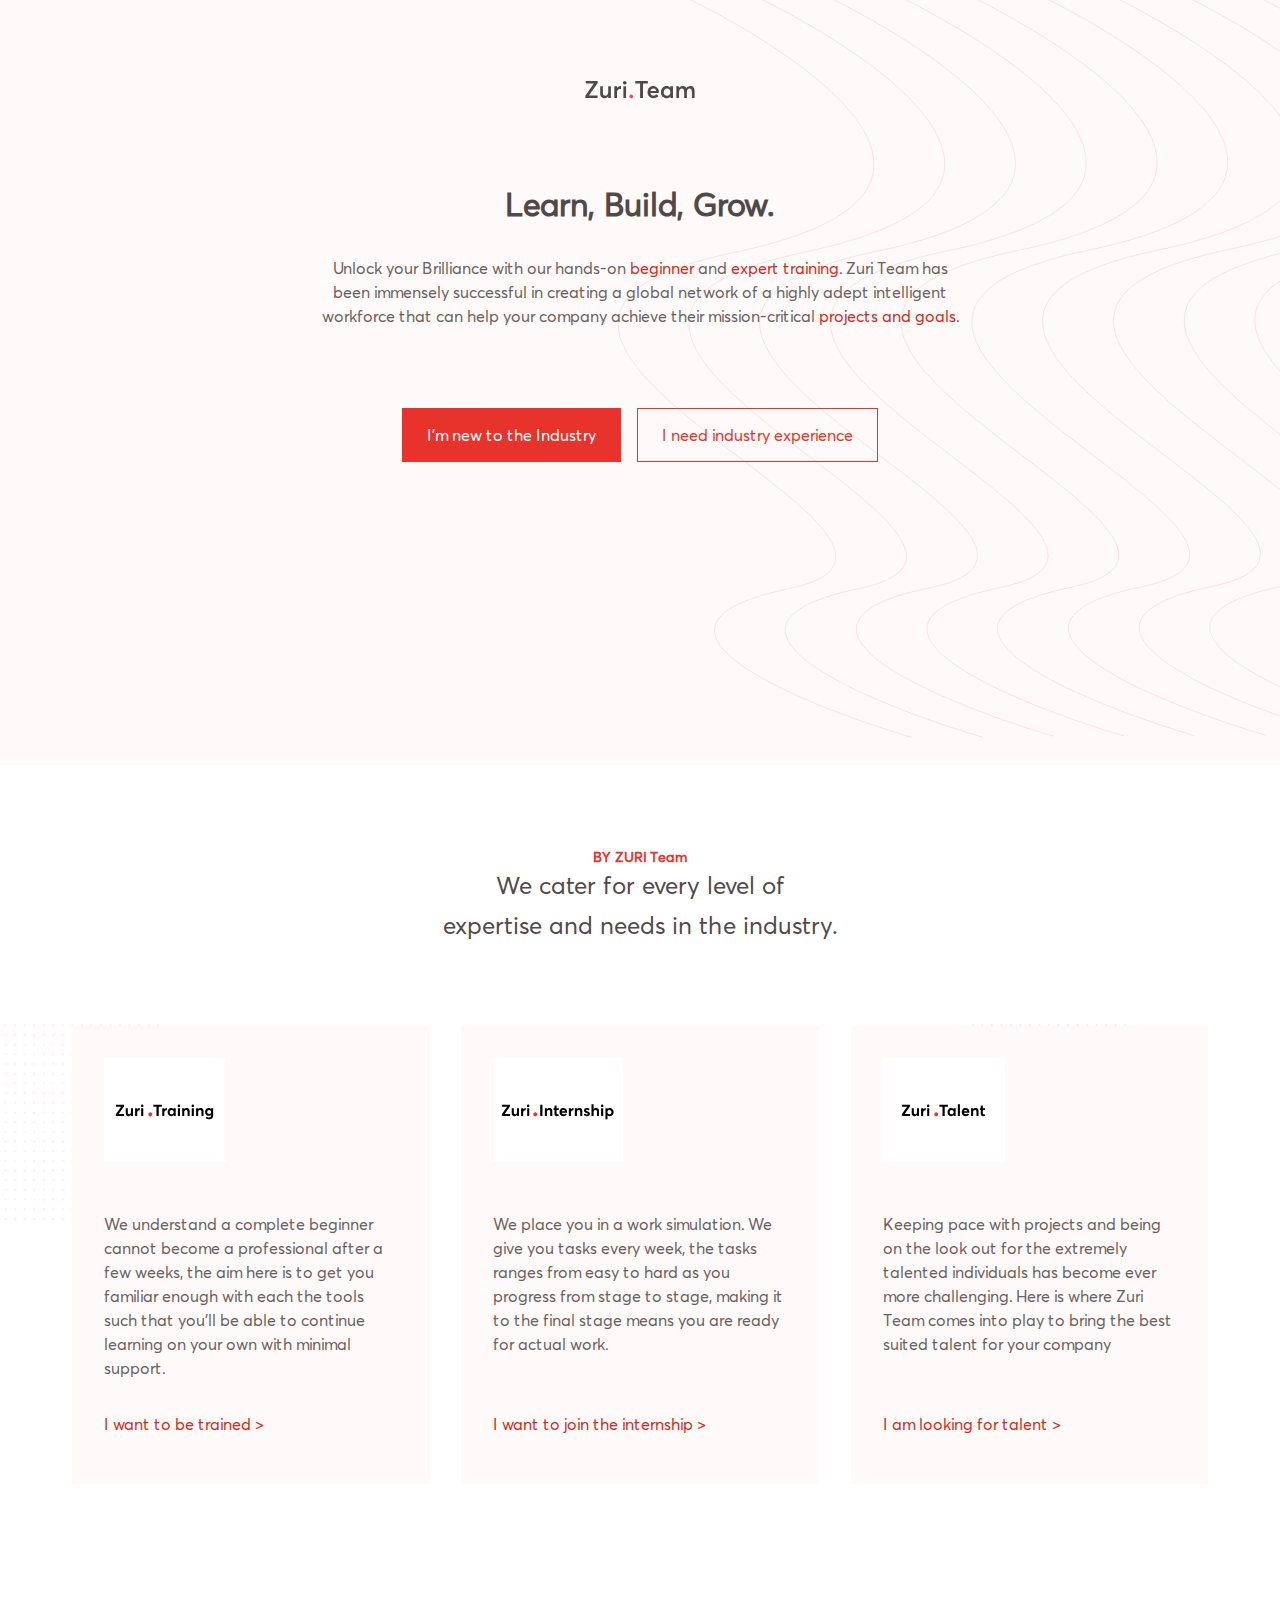
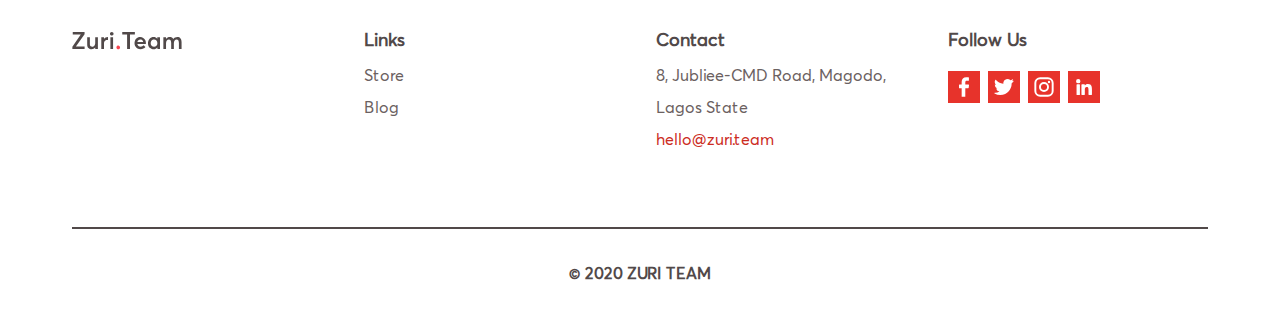
<file: index.html>
<!DOCTYPE html>
<html lang="en">
<head>
    <meta charset="UTF-8">
    <meta http-equiv="X-UA-Compatible" content="IE=edge">
    <meta name="viewport" content="width=device-width, initial-scale=1.0">
    <link rel="stylesheet" href="assets/css/main-style.css">
    <link rel="stylesheet" href="assets/css/style-module.css">
    <link href="assets/img/favicon.png" rel="icon" type="image/png">
    <title>ZURI | Learn, Build, Grow.</title>
</head>

<body>
    <section class="teaser__section">
        <div class="teaser__image">
            <img src="assets/img/zuri-logo-full.svg" alt="Zuri Team" class="brand__logo">
        </div>

        <div class="teaser">
            <h2 class="teaser__title">Learn, Build, Grow.</h2>
            <p>Unlock your Brilliance with our hands-on <a href="page2/index.html">beginner</a> and <a href="https://internship.zuri.team/">expert training</a>. Zuri Team has been immensely successful in creating a global network of a highly adept intelligent workforce that can help your company achieve their mission-critical <a href="page3/index.html">projects and goals</a>.</p>
            <div class="nav--btns">
                <a href="page2/index.html">
                    <button class="btns btn1">I'm new to the Industry</button>
                </a>
                <a href="page3/index.html">
                    <button class="btns btn2">I need industry experience</button>
                </a>
            </div>
        </div>
    </section>

    <section class="programs__section">
        <div>
            <h3 class="page__tag_heading">BY ZURI Team</h3>
        <p class="page__tag_tag">We cater for every level of <br> expertise and needs in the industry.</p>
        </div>
        <div class="programs__menu">
            <div class="programs__item">
                <div class="">
                    <img alt="" src="assets/img/zuri-training-img.svg">
                    <p class="item__caption">We understand a complete beginner cannot become a professional after a few weeks, the aim here is to get you familiar enough with each the tools such that you’ll be able to continue learning on your own with minimal support.</p>
                    <p class="programs__item_p"><a href="page2/index.html">I want to be trained &gt;</a></p>
                </div>
            </div>
            <div class="">
                <div class="programs__item">
                    <img alt="" src="assets/img/zuri-internship-img.svg">
                    <p class="item__caption">We place you in a work simulation. We give you tasks every week, the tasks ranges from easy to hard as you progress from stage to stage, making it to the final stage means you are ready for actual work.</p>
                    <p class="programs__item_p"><a href="https://internship.zuri.team/">I want to join the internship &gt;</a></p>
                </div>
            </div>
            <div>
                <div class="programs__item">
                    <img alt="" src="assets/img/zuri-talent-img.svg">
                    <p class="item__caption">Keeping pace with projects and being on the look out for the extremely talented individuals has become ever more challenging. Here is where Zuri Team comes into play to bring the best suited talent for your company</p>
                    <p class="programs__item_p"><a href="page3/index.html">I am looking for talent &gt;</a></p>
                </div>
            </div>
        </div>
    </section>

    <footer class="footer">
        <div class="footer__wrapper">
            <div class="">
                <img alt="" class="" src="assets/img/zuri-logo-full.svg">
            </div>
            <div class="footer__links">
                <h3>Links</h3>              
                <a href="https://flutterwave.com/store/zuriteam">
                    <p>Store</p>
                </a>
                <a href="https://blog.zuri.team">
                    <p>Blog</p>
                </a>
            </div>
            <div class="footer__links">
                <h3>Contact</h3>
                <address>8, Jubliee-CMD Road, Magodo, <br>Lagos State</address>
                <p><a href="mailto:hello@zuri.com">hello@zuri.team</a></p>
            </div>
            <div class="footer__links social__media">
                <h3>Follow Us</h3>

                <div class="social__media_icons">
                    <a target="_blank" href="https://web.facebook.com/thezuriteam">
                        <img alt="Zuri &commat; Facebook" src="assets/img/fb.svg">
                    </a>
                    <a target="_blank" href="https://twitter.com/theZuriTeam">
                        <img alt="Zuri &commat; Twitter" src="assets/img/tweet.svg">
                    </a>
                    <a target="_blank" href="https://www.instagram.com/thezuriteam/">
                        <img alt="Zuri &commat; Instagram" src="assets/img/insta.svg">
                    </a>
                    <a href="https://www.linkedin.com/company/zuri-team/">
                        <img alt="Zuri &commat; Linkedin" src="assets/img/linkedin.svg">
                    </a>
                </div>
            </div>
        </div>
        <div>
            <hr class="footer__line">
        </div>
        <div class="copyright">
            <small class=""> &copy; 2020 ZURI TEAM </small>
        </div>
    </footer>
</body>
</html>
</file>
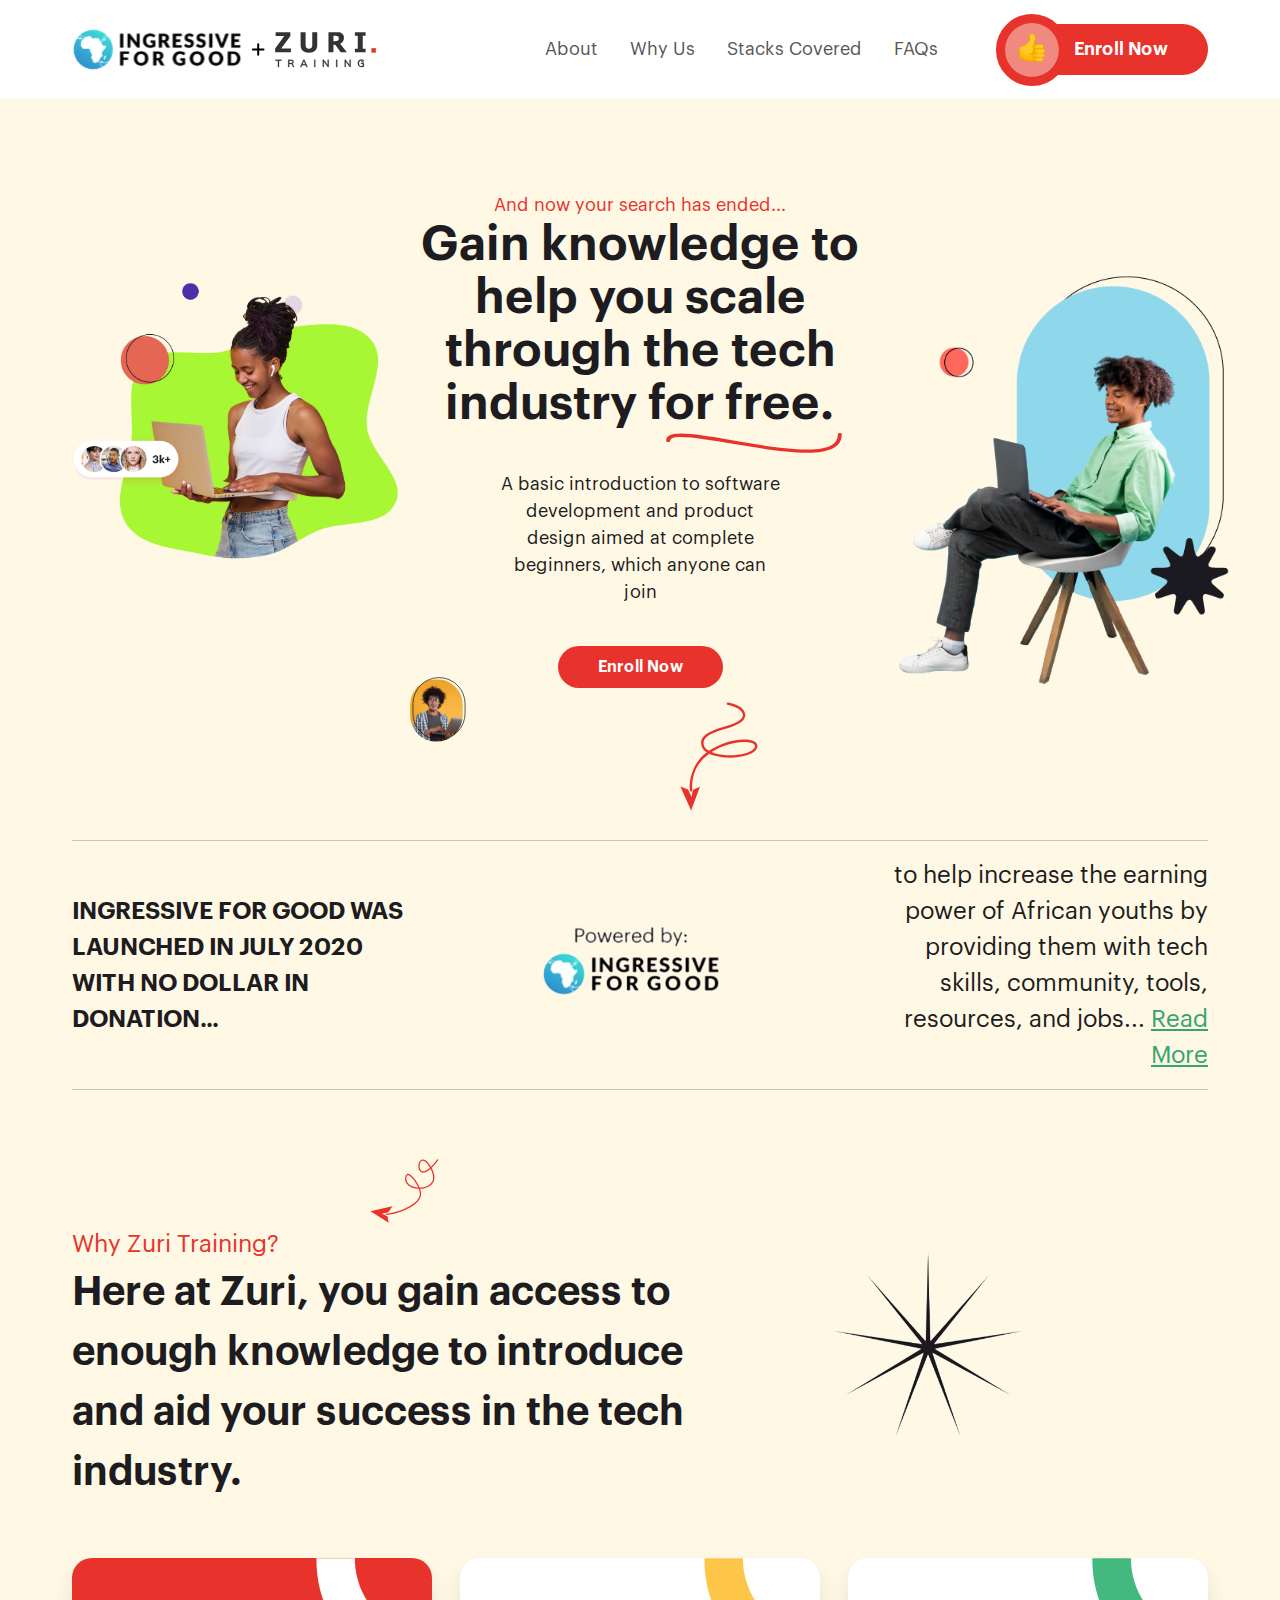
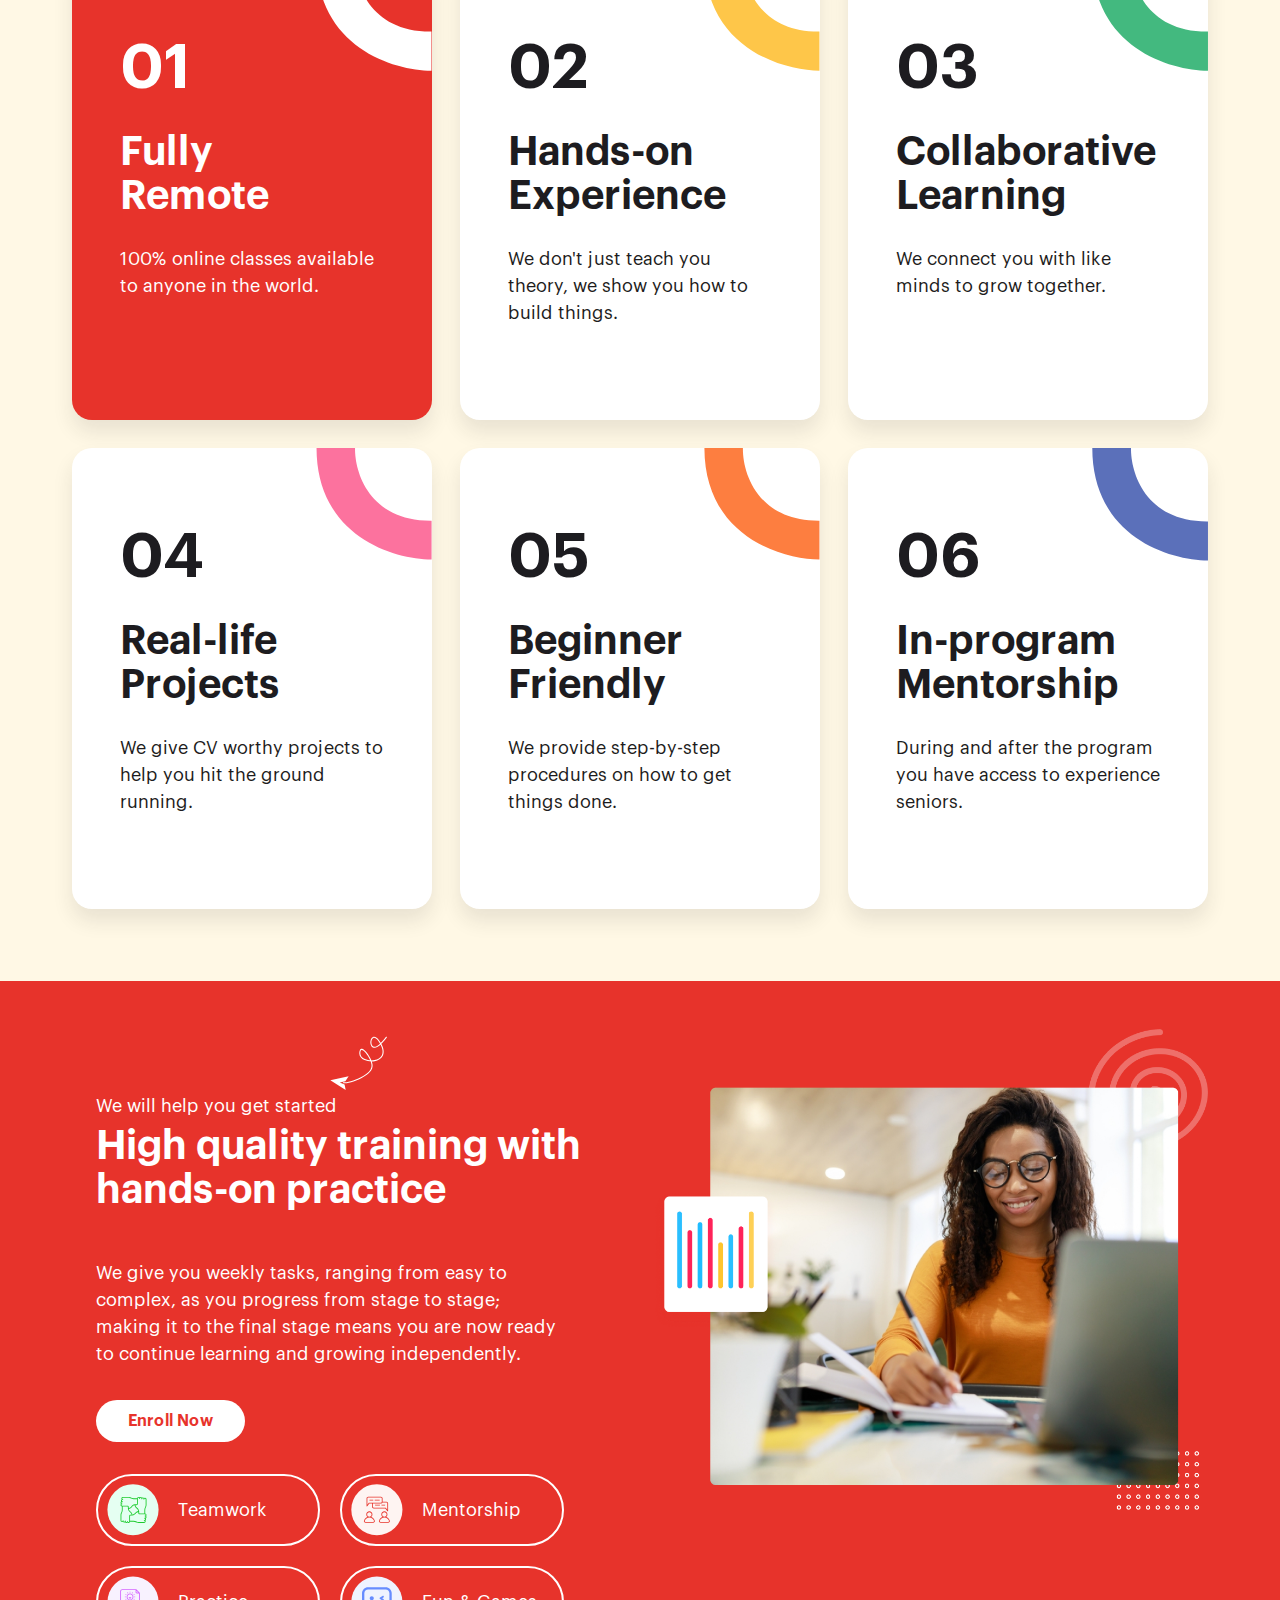
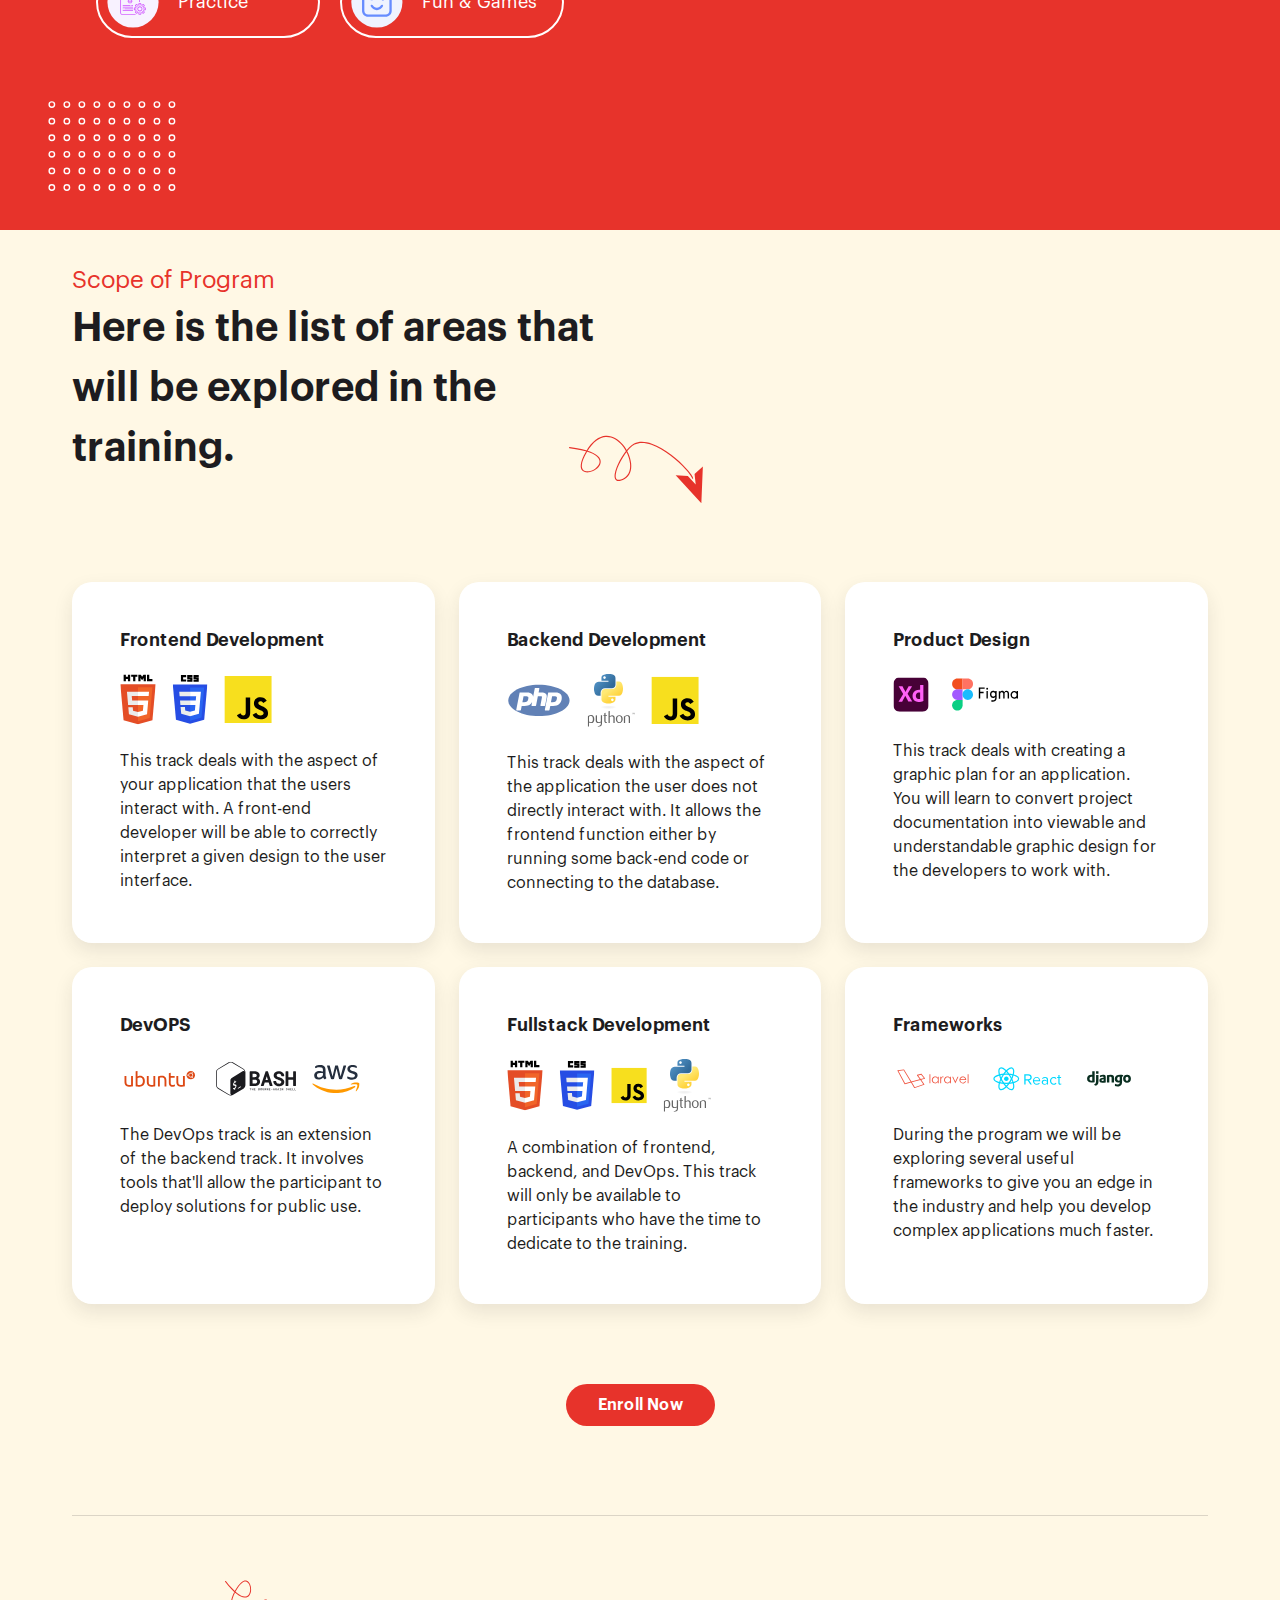
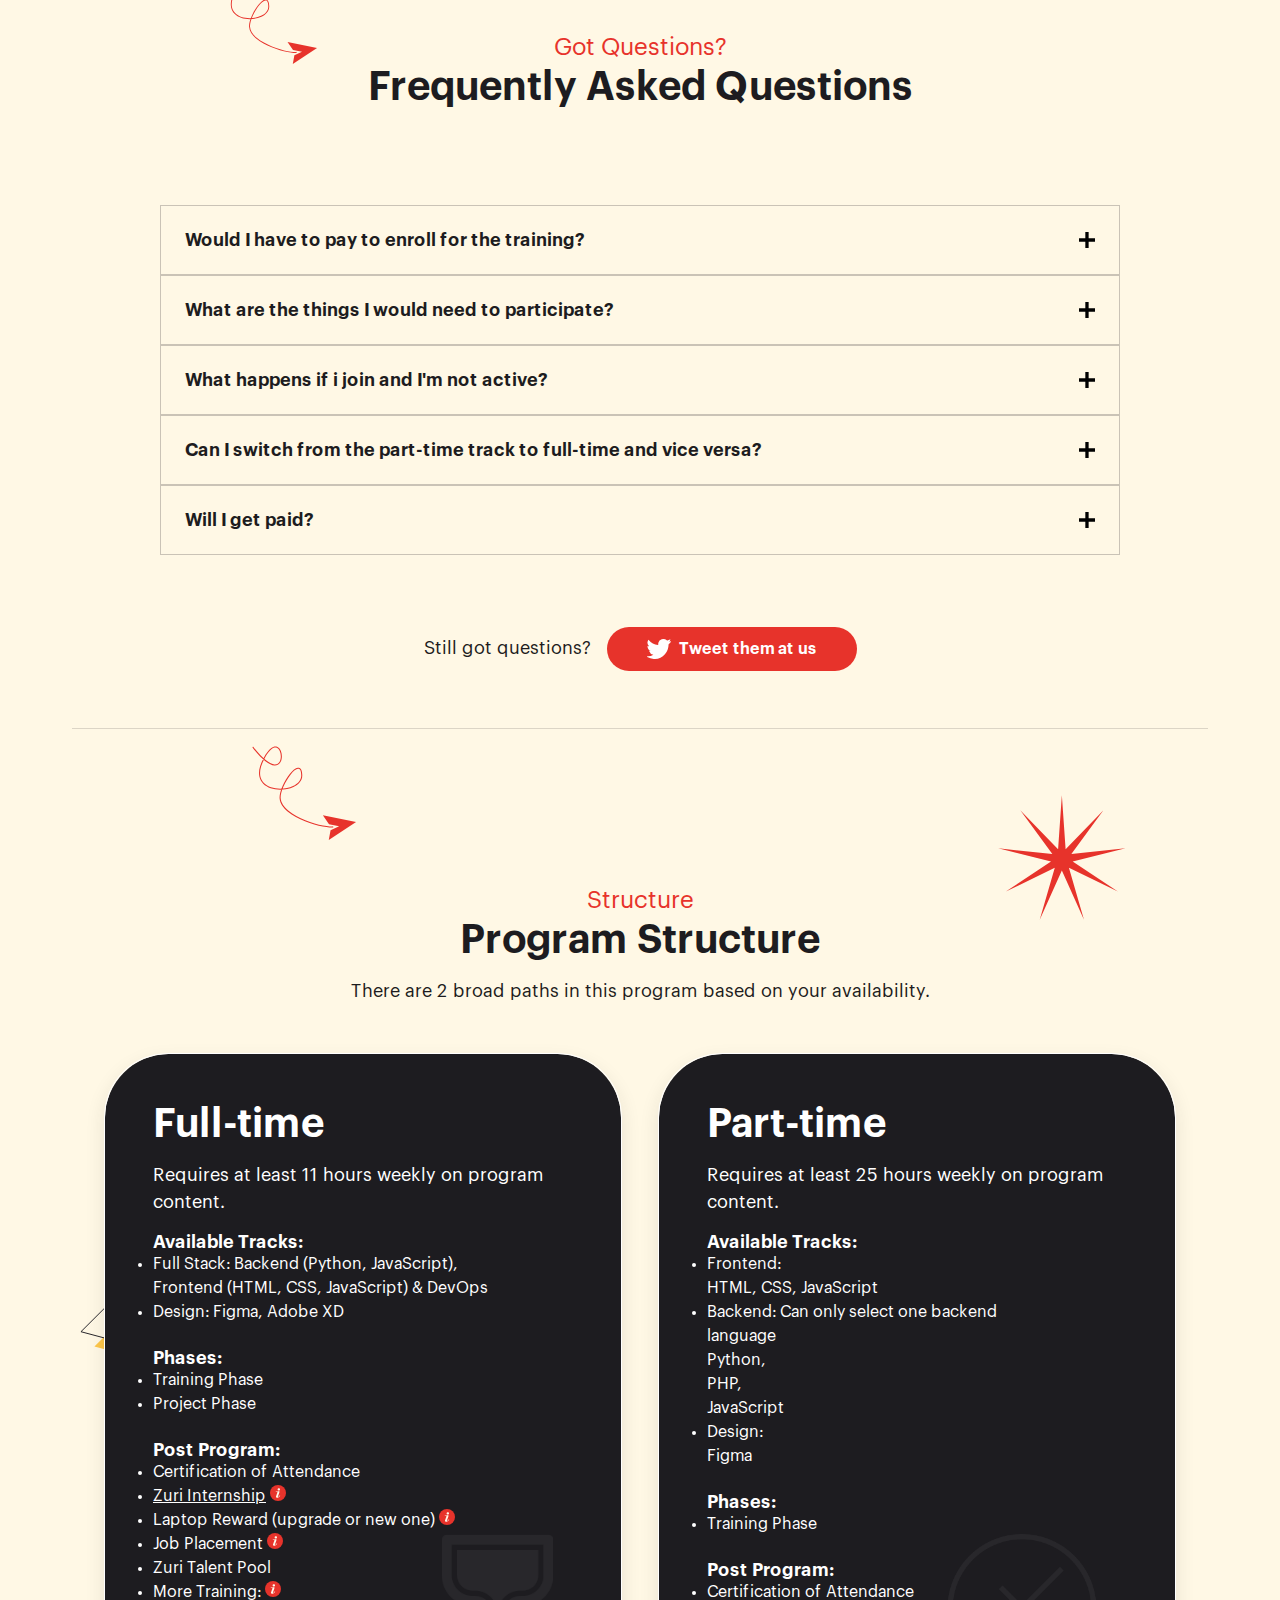
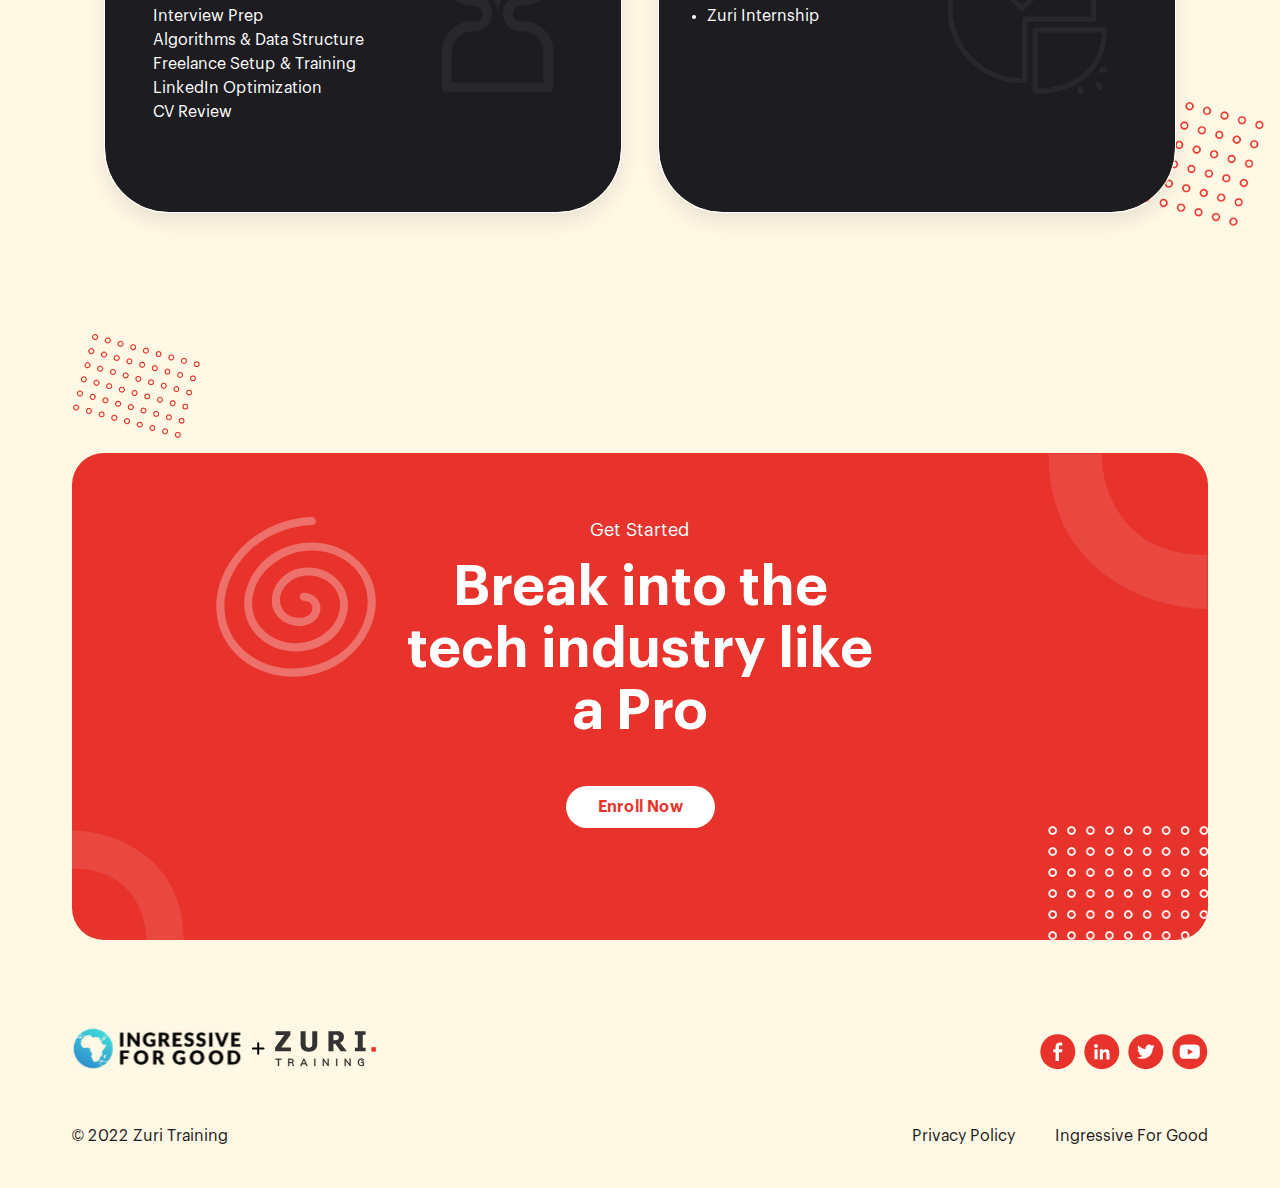
<file: page2/index.html>
<!DOCTYPE html>
<html lang="en">
<head>
  <meta charset="UTF-8">
  <meta http-equiv="X-UA-Compatible" content="IE=edge">
  <meta name="viewport" content="width=device-width, initial-scale=1.0">
  <title>Zuri</title>
  <link rel="stylesheet" href="../assets/css/page2-style.css">
  <link rel="stylesheet" href="../assets/css/style-module.css">
  <link rel="”preload”" href="../assets/fonts/page2/Graphik-Regular.woff2">
  <link rel="”preload”" href="../assets/fonts/page2/Graphik-MediumItalic.woff2">
  <link rel="”preload”" href="../assets/fonts/page2/Graphik-Semibold.woff2">
  <link rel="”preload”" href="../assets/fonts/page2/Graphik-Bold.woff2">
  <link rel="icon" href="../assets/img/favicon.png">
</head>

<body>
  <header>
    <div class="header__wrapper">
      <img src="../assets/img/page2/sponsor-logo.svg" alt="">
      <div class="main__nav">
        <nav>
          <ul class="main__nav_wrapper">
            <li><a href="#about">About</a></li>
            <li><a href="#why">Why Us</a></li>
            <li><a href="#stacks">Stacks Covered</a></li>
            <li><a href="#faq">FAQs</a></li>
          </ul>
        </nav>
        <div class="header__cta">
          <div class="header__cta_icon">
            <img src="../assets/img/page2/thumbs.png" alt="">
          </div>
          <p>Enroll Now</p>
        </div>
      </div>
    </div>
  </header>

  <section class="page__teaser">
    <p>And now your search has ended...</p>
    <h1>Gain knowledge to help you scale through the tech industry for free.</h1>
    <div class="teaser__line">
      <img src="../assets/img/page2/line.svg" alt="">
    </div>
    <div class="teaser__lady">
      <img src="../assets/img/page2/tech-lady.png" alt="">
    </div>
    <div class="last-of-type">
      <p>A basic introduction to software development and product design aimed at complete beginners, which anyone can join</p>
    </div>
    <div class="teaser__guy">
      <img src="../assets/img/page2/tech-guy.png" alt="">
    </div>
    <div class="guy__icon">
      <img src="../assets/img/page2/maleface.svg" alt="">
    </div>
    <button class="cta__btn">Enroll Now</button>
    <div class="teaser__twist">
      <img src="../assets/img/page2/line-twist1.svg" alt="">
    </div>
  </section>

  <section class="section2">
    <div class="section2__wrapper">
      <p>INGRESSIVE FOR GOOD WAS LAUNCHED IN JULY 2020 WITH NO DOLLAR IN DONATION...</p>
      <div class="sponsor__logo">
        <img src="../assets/img/page2/i4good.png" alt="Ingressive for Good">
      </div>
      <p>to help increase the earning power of African youths by providing them with tech skills, community, tools, resources, and jobs... <span class="read__link"><a>Read More</a></span></p>
    </div>
  </section>

  <section class="section3">
    <div class="section3__twist">
      <img src="../assets/img/page2/line-twist2.svg" alt="">
    </div>
    <div>
      <p class="intro__tease">Why Zuri Training?</p>
      <h1 class="intro__heading">Here at Zuri, you gain access to enough knowledge to introduce and aid your success in the tech industry.</h1>
    </div>
    <div class="feature__cards">
      <div class="feature__item card1">
        <div>
          <img src="../assets/img/page2/arc1.svg" alt="">
        </div>
        <h1>01</h1>
        <h3>Fully <br>Remote</h3>
        <p>100% online classes available to anyone in the world.</p>
      </div>
      <div class="feature__item card2">
        <div>
          <img src="../assets/img/page2/arc2.svg" alt="">
        </div>
        <h1>02</h1>
        <h3>Hands-on <br>Experience</h3>
        <p>We don't just teach you theory, we show you how to build things.</p>
      </div>
      <div class="feature__item card3">
        <div>
          <img src="../assets/img/page2/arc3.svg" alt="">
        </div>
        <h1>03</h1>
        <h3>Collaborative <br>Learning</h3>
        <p>We connect you with like minds to grow together.</p>
      </div>
      <div class="feature__item card4">
        <div>
          <img src="../assets/img/page2/arc4.svg" alt="">
        </div>
        <h1>04</h1>
        <h3>Real-life <br>Projects</h3>
        <p>We give CV worthy projects to help you hit the ground running.</p>
      </div>
      <div class="feature__item card5">
        <div>
          <img src="../assets/img/page2/arc5.svg" alt="">
        </div>
        <h1>05</h1>
        <h3>Beginner <br>Friendly</h3>
        <p>We provide step-by-step procedures on how to get things done.</p>
      </div>
      <div class="feature__item card6">
        <div>
          <img src="../assets/img/page2/arc6.svg" alt="">
        </div>
        <h1>06</h1>
        <h3>In-program <br>Mentorship</h3>
        <p>During and after the program you have access to experience seniors.</p>
      </div>
    </div>
  </section>

  <section class="section4">
    <div class="section4__col1">
      <div class="section4__twist">
        <img src="../assets/img/page2/line-twist3.svg" alt="">
      </div>
      <p>We will help you get started</p>
      <h1>High quality training with hands-on practice</h1>
      <p>We give you weekly tasks, ranging from easy to complex, as you progress from stage to stage; making it to the final stage means you are now ready to continue learning and growing independently.</p>
      <button class="section4__cta">Enroll Now</button>
      <div class="section4__btns">
        <div class="alt__btns">
          <img src="../assets/img/page2/hand.svg" alt="">Teamwork</div>
        <div class="alt__btns">
          <img src="../assets/img/page2/mentor.svg" alt="">Mentorship</div>
        <div class="alt__btns">
          <img src="../assets/img/page2/practice.svg" alt="">Practice</div>
        <div class="alt__btns">
          <img src="../assets/img/page2/games.svg" alt="">Fun &amp; Games</div>
      </div>
  
    </div>
    <div class="section4__lady">
      <img src="../assets/img/page2/tech-lady2.png" alt="">
    </div>
  </section>

  <section class="program__area">
    <p class="program__title">Scope of Program</p>
    <h1 class="program__heading">Here is the list of areas that will be explored in the training.</h1>
    <div class="program__twist">
      <img src="../assets/img/page2/line-twist4.svg" alt="">
    </div>
    <div class="program__wrapper">
      <div class="program__card">
        <h3>Frontend Development</h3>
        <div class="track__icons">
          <img src="../assets/img/page2/html5.svg" alt="HTML">
          <img src="../assets/img/page2/css3.svg" alt="CSS">
          <img src="../assets/img/page2/javascript.svg" alt="JavaScript">
        </div>
        <p>This track deals with the aspect of your application that the users interact with. A front-end developer will be able to correctly interpret a given design to the user interface.</p>
      </div>
      <div class="program__card area2">
        <h3>Backend Development</h3>
        <div class="track__icons">
          <img src="../assets/img/page2/php2.svg" alt="PHP">
          <img src="../assets/img/page2/python4.svg" alt="Python">
          <img src="../assets/img/page2/javascript.svg" alt="JavaScript">
        </div>
        <p>This track deals with the aspect of the application the user does not directly interact with. It allows the frontend function either by running some back-end code or connecting to the database.</p>
      </div>
      <div class="program__card area3">
        <h3>Product Design</h3>
        <div class="track__icons">
          <img src="../assets/img/page2/adobe-xd.svg" alt="Adobe XD">
          <img src="../assets/img/page2/figma.svg" alt="Figma">
        </div>
        <p>This track deals with creating a graphic plan for an application. You will learn to convert project documentation into viewable and understandable graphic design for the developers to work with.</p>
      </div>
      <div class="program__card area4">
        <h3>DevOPS</h3>
        <div class="track__icons">
          <img src="../assets/img/page2/ubuntu.svg" alt="">
          <img src="../assets/img/page2/bash.svg" alt="">
          <img src="../assets/img/page2/aws.svg" alt="">
        </div>
        <p>The DevOps track is an extension of the backend track. It involves tools that&apos;ll allow the participant to deploy solutions for public use.</p>
      </div>
      <div class="program__card area5">
        <h3>Fullstack Development</h3>
        <div class="track__icons">
          <img src="../assets/img/page2/html5.svg" alt="">
          <img src="../assets/img/page2/css3.svg" alt="">
          <img src="../assets/img/page2/javascript.svg" alt="">
          <img src="../assets/img/page2/python4.svg" alt="Python">
        </div>
        <p>A combination of frontend, backend, and DevOps. This track will only be available to participants who have the time to dedicate to the training.</p>
      </div>
      <div class="program__card area6">
        <h3>Frameworks</h3>
        <div class="track__icons">
          <img src="../assets/img/page2/laravel.svg" alt="">
          <img src="../assets/img/page2/react.svg" alt="">
          <img src="../assets/img/page2/django.svg" alt="">
        </div>
        <p>During the program we will be exploring several useful frameworks to give you an edge in the industry and help you develop complex applications much faster.</p>
      </div>
    </div>
    <div class="program__cta">
      <button class="program__btn">Enroll Now</button>
    </div>
  </section>

  <div class="section__slice">
    <hr />
  </div>

  <section>
    <div class="faq__section">
      <div class="faq__twist">
        <img src="../assets/img/page2/line-twist5.svg" alt="">
      </div>
      <p class="faq__teaser">Got Questions?</p>
      <h1 class="faq__title">Frequently Asked Questions</h1>
      <div  class="faq__wrapper">
        <div class="faq__item">
          <div class="faq__question">
            <h3>Would I have to pay to enroll for the training&quest;</h3>
            <img src="../assets/img/page2/plus.svg" alt="">
          </div>
          <div class="faq__answer">
            <p>No, the program is completely free thanks to Ingressive For Good</p>
          </div>
        </div>
        <div class="faq__item">
          <div class="faq__question">
            <h3>What are the things I would need to participate&quest;</h3>
            <img src="../assets/img/page2/plus.svg" alt="">
          </div>
          <div class="faq__answer">
            <p>You'll need a laptop, internet connection and the willingness to learn through collaboration and mentorship.</p>
          </div>
        </div>
        <div class="faq__item">
          <div class="faq__question">
            <h3>What happens if i join and I&apos;m not active&quest;</h3>
            <img src="../assets/img/page2/plus.svg" alt="">
          </div>
          <div class="faq__answer">
            <p>Participants who join the program and stop engaging will be given the chance to catch up. You'll also be assigned a 'study-mate' and mentor to help you. However, there is the possibility of not being promoted to the next stage if you remain inactive for too long</p>
          </div>
        </div>
        <div class="faq__item">
          <div class="faq__question">
            <h3>Can I switch from the part-time track to full-time and vice versa&quest;</h3>
            <img src="../assets/img/page2/plus.svg" alt="">
          </div>
          <div class="faq__answer">
            <p>Unfortunately, no, you cannot switch from part-time to full-time and vice-versa</p>
          </div>  
        </div>
        <div class="faq__item">
          <div class="faq__question">
            <h3>Will I get paid&quest;</h3>
            <img src="../assets/img/page2/plus.svg" alt="">
          </div>
          <div class="faq__answer">
            <p>We reward some participants who complete tasks early, however, this is not a weekly reward. All the work that will be done during the program are hypothetical.</p>
          </div>
        </div>
      </div>      
      <div class="faq__enquiry">
        <p>Still got questions?</p>
        <button><img src="../assets/img/page2/tweet-icon.svg" alt="Share on Twitter"> Tweet them at us</button>
      </div>
    </div>
  </section>

  <div class="section__slice">
    <hr />
  </div>

  <section class="section6">
    <div class="section6__star">
      <img src="../assets/img/page2/star1.svg" alt="">
    </div>
    <div class="section6__twist">
      <img src="../assets/img/page2/line-twist5.svg" alt="">
    </div>
    <p class="section6__title">Structure</p>
    <h1>Program Structure</h1>
    <p>There are 2 broad paths in this program based on your availability.</p>
    <div class="course__column">
      <div class="course__col1 structure__tab">
        <h1>Full-time</h1>
        <p>Requires at least 11 hours weekly on program content.</p>
        <h4>Available Tracks:</h4>
        <ul>
          <li>Full Stack: Backend (Python, JavaScript), Frontend (HTML, CSS, JavaScript) & DevOps</li>
          <li>Design: Figma, Adobe XD</li>
        </ul>
        <h4>Phases:</h4>
        <ul>
          <li>Training Phase</li>
          <li>Project Phase</li>
        </ul>
        <h4>Post Program:</h4>
        <ul>
          <li>Certification of Attendance</li>
          <li><a href="https://internship.zuri.team/">Zuri Internship</a>
            <img src="../assets/img/page2/more-info.svg" alt="">
          </li>
          <li>Laptop Reward (upgrade or new one)
            <img src="../assets/img/page2/more-info.svg" alt="">
          </li>
          <li>Job Placement
            <img src="../assets/img/page2/more-info.svg" alt="">
          </li>
          <li>Zuri Talent Pool</li>
          <li>More Training: 
            <img src="../assets/img/page2/more-info.svg" alt="">
            <br>Interview Prep <br>Algorithms & Data Structure <br>Freelance Setup & Training <br>LinkedIn Optimization <br>CV Review</li>
      </div>

      <div class="course__col2 structure__tab">
        <h1>Part-time</h1>
        <p>Requires at least 25 hours weekly on program content.</p>
        <h4>Available Tracks:</h4>
        <ul>
          <li>Frontend: <br>HTML, CSS, JavaScript</li>
          <li>Backend: Can only select one backend language <br>Python, <br>PHP, <br>JavaScript</li>
          <li>Design: <br>Figma</li>
        </ul>
        <h4>Phases:</h4>
        <ul>
          <li>Training Phase</li>
        </ul>
        <h4>Post Program:</h4>
        <ul>
          <li>Certification of Attendance</li>
          <li>Zuri Internship</li>
        </ul>
      </div>
    </div>
  </section>
  
  <section class="section7">
    <div class="section7__wrapper">
      <p>Get Started</p>
    <h1 class="section7__heading">Break into the tech industry like a Pro</h1>
    <button class="section7__btn">Enroll Now</button>
    </div>
    
  </section>

  <footer class="page__footer">
    <div class="footer__logo">
      <img src="../assets/img/page2/sponsor-logo.svg" alt="Ingressive For Good &plus; Zuri">
    </div>
    <div class="social__link">
      <img src="../assets/img/page2/fb2.svg" alt="Facebook">
       <img src="../assets/img/page2/linkedin2.svg" alt="LinkedIn">
       <img src="../assets/img/page2/tweet2.svg" alt="Twitter">
       <img src="../assets/img/page2/youtube2.svg" alt="YouTube">
    </div>
    <small>&copy; 2022 Zuri Training</small>
    <div class="footer__copy">
      <a href="">Privacy Policy</a><!-- 
       --><a href="">Ingressive For Good</a>
    </div>
  </footer>

  <script src="../assets/js/page2/index.js"></script>
</body>
</html>
</file>
<file: assets/css/main-style.css>
* {
    font-family: Averta, sans-serif !important;
}

body {
    color: rgb(81, 73, 73);
}

a {
    color: rgb(204, 44, 35);
    text-decoration: none;
}

a:hover{
    color: rgb(216, 83, 75);
}

p,
address {
    color: rgb(107, 97, 97);
}

/*================
  Header
================*/

.teaser__section::after {
    content: "";
    width: 100%;
    height: 48rem;
    display: inline-block;
    position: absolute;
    top: 0;
    left: 0;
    z-index: -5;
    text-align: center;
    background-image: url(../img/hero-bg.svg);
    background-size: cover;
    background-position: center;
    background-repeat: no-repeat;
}

.teaser__section {
    margin: auto;
    width: auto;
    height: 48rem;
    position: relative;
    text-align: center;
    /* background-image: url(../img/hero-bg.svg); */
    background-size: cover;
    background-position: center;
    background-repeat: no-repeat;
}

.teaser__image {
    margin: 0 auto 5rem;
    padding-top: 5rem;
}

.teaser__title {
    margin-bottom: 2rem;
    font-size: clamp(1.5rem, 2rem, 3rem);
}

.teaser {
    margin: 0 auto;
    padding: 0 2rem;
    max-width: 44.375rem;
}

.nav--btns {
    padding-top: 5rem;
    display: flex;
    flex-wrap: wrap;
    gap: clamp(1rem, 0.75rem, 1.75rem);
    justify-content: center;
}

.btns {
    padding: 1rem clamp(1rem, 1.5rem, 1.75rem);
    font-size: 1rem;
    border: 1px solid rgb(231, 51, 43);
    cursor: pointer;
    position: relative;
    transition: all 0.7s ease-in-out;
}

.btn1::after {
    content: '';
    width: 100%;
    height: 100%;
    position: absolute;
    top: 0;
    left: 0;
    z-index: -1;
    background-color: rgb(231, 51, 43);
}

.btn1:hover::after, .btn1:focus::after {
    animation: x-move 1s forwards;
}

@keyframes x-move {
    100% {
      width: 0%;
    }
}

.btn1 {
    background: none;
    color: rgb(255, 255, 255);
}

.btn1:hover {
    color: rgb(231, 51, 43);
    /* background-color: rgb(255, 255, 255);*/
}

.btn2::after {
    content: '';
    width: 0%;
    height: 100%;
    position: absolute;
    top: 0;
    left: 0;
    z-index: -2;
    background: rgb(231, 51, 43);
}

.btn2:hover::after,
.btn2:focus::after {
    animation: xy-move 1s forwards;
}

@keyframes xy-move {
    100% {
      width: 100%;
    }
}

.btn2 {
    background: none;
    color: rgb(231, 51, 43);
}

.btn2:hover {
    color: rgb(255, 255, 255);
    /* background-color: rgb(231, 51, 43);*/
}

/*================
  Page Programs
================*/

.programs__section {
    background-image: url(../img/left_bvmv7q.png), url(../img/right_yz6hn3.png);
    background-size: clamp(7rem, 23.5rem, 10rem), clamp(7rem, 23.5rem, 10rem);
    background-position: -0.0625rem 16rem, 60.75rem 16rem;
    background-repeat: no-repeat, no-repeat;
}

.page__tag_heading {
    padding-top: clamp(2rem, 5rem, 7rem);
    font-size: 0.875rem;
    text-align: center;
    color: rgb(231, 51, 43);
}

.page__tag_tag {
    margin-bottom: 3rem;
    font-size: 1.5rem;
    line-height: 2.5rem;
    text-align: center;
    color: rgb(81, 73, 73);
}

.programs__menu {
    padding: 2rem 4.5rem 4.5rem;
    display: flex;
    flex-wrap: wrap;
    gap: 2rem;
}

.programs__menu > * {
    flex: 1 1 22em;
}

.programs__item {
    width: 100%;
    background-color: rgb(255, 250, 250);
    padding: clamp(1.5rem, 2rem, 3rem);
}

.programs__item img {
    margin-bottom: 2.75rem;
}

.programs__item_p {
    padding: 1rem 0;
}

.item__caption {
    min-height: 11.5rem;
}

/*================
  Footer
================*/

.page__footer {
    margin-top: 14rem;
}

.footer__wrapper {
    padding: 4.5rem clamp(2rem, 4.5rem, 4.5rem);
    display: flex;
    justify-content: space-between;
    flex-wrap: wrap;
    gap: 2rem;
    line-height: 2rem;
}

.footer__wrapper > * {
    flex: 1 1 10em;
}

.footer__wrapper div {
    width: 100%;
}

.footer__links h3{
    margin-bottom: 0.5rem;
}

.social__media_icons {
    padding-top: 0.75rem;
    display: flex;
    gap: 0.5rem;
    /* justify-content: center; */
    align-items: center;
}

.social__media_icons a {
    width: 2rem;
}

.footer__line {
    margin: 0 4.5rem;
    border: 0.01rem rgb(81, 73, 73) solid;
}

.copyright {   
    margin-top: 2rem;
    padding-bottom: clamp(2rem, 3rem, 6rem);
    text-align: center;
}

.copyright small {
    font-size: 1rem; 
    font-weight: 700;
}

/* WORK CONTINUES */

@media (max-width: 768px) {

    /* .hero-container {
        height: auto;
    }

    img.logo-img {
        display: block;
        padding-top: 50px;
        margin: auto;
        margin-bottom: 20px;
    }

    .hero h2 {
        font-size: 28px;
        line-height: 34px;
        text-align: center;
    }

    .btn-div {
        margin-bottom: 50px;
    }


    button.my-btn {
        display: block;
        margin: auto;
        justify-content: center;
    }

    h3.heading {
        margin-top: 60px !important;
    }

    .footer-flex-container {
        flex-direction: column;
        justify-content: center;
        align-items: center;
    }

    .footer-logo {
        width: 150px;
        margin-bottom: 15px;
    }

    .footer-flex-container h3 {
        font-size: 24px;
        margin-top: 20px;

    } */
}

@media screen and (max-width:390px) {
    .programs__menu {
        padding: 2rem 2rem 4.5rem;
    }

    .programs__item {
        padding: 2rem;
    }

    .footer__wrapper {
        text-align: center;
    }

    .social__media_icons {
        justify-content: center;
    }
}
</file>
<file: assets/css/style-module.css>
/*================
  Page 1 Fonts
================*/

@font-face {
    font-family: Averta;
    src: url('../fonts/FontsFree-Net-AvertaDemoPECuttedDemo-Regular.ttf');
}


/*================
  Page 2 Fonts
================*/

@font-face {
    font-family: 'Graphik';
    src: url('../fonts/page2/Graphik-Regular.woff2') format('woff2');
    font-weight: normal;
    font-display: fallback;
    font-style: normal;
    unicode-range: U+0020-007F;
}
@font-face {
    font-family: 'Graphik';
    src: url('../fonts/page2/Graphik-MediumItalic.woff2') format('woff2');
    font-weight: 500;
    font-display: fallback;
    font-style: normal;
    unicode-range: U+0020-007F;
}
@font-face {
    font-family: 'Graphik';
    src: url('../fonts/page2/Graphik-Semibold.woff2') format('woff2');
    font-weight: 600;
    font-display: fallback;
    font-style: normal;
    unicode-range: U+0020-007F;
}
@font-face {
    font-family: 'Graphik';
    src: url('../fonts/page2/Graphik-Bold.woff2') format('woff2');
    font-weight: 700;
    font-display: fallback;
    font-style: normal;
    unicode-range: U+0020-007F;
}


/*================
  CSS Reset Tool v2.0
================*/

/* http://meyerweb.com/eric/tools/css/reset/    v2.0 | 20110126 
  License: none (public domain) 
*/

html, body, div, span, applet, object, iframe,
h1, h2, h3, h4, h5, h6, p, blockquote, pre,
a, abbr, acronym, address, big, cite, code,
del, dfn, em, img, ins, kbd, q, s, samp,
small, strike, strong, sub, sup, tt, var,
b, u, i, center,
dl, dt, dd, ol, ul, li,
fieldset, form, label, legend,
table, caption, tbody, tfoot, thead, tr, th, td,
article, aside, canvas, details, embed,
figure, figcaption, footer, header, hgroup,
menu, nav, output, ruby, section, summary,
time, mark, audio, video {
    margin: 0;
    padding: 0;
    border: 0;
    font-size: 100%;
    font: inherit;
    vertical-align: baseline;
}

/* HTML5 display-role reset for older browsers */
article, aside, details, figcaption, figure,
footer, header, hgroup, menu, nav, section {
    display: block;
}

body {
    line-height: 1.5;
}

ol, ul {
    list-style: none;
}

blockquote, q {
    quotes: none;
}

blockquote:before, blockquote:after,
q:before, q:after {
    content: '';
    content: none;
}

table {
    border-collapse: collapse;
    border-spacing: 0;
}

/*================
  Typography
================*/

h1, h2, h3, h4 {
    line-height: normal;
    letter-spacing: normal;
    font-weight: 700;
}

h1 {
    font-size: 2rem;
}
h2 {
    font-size: 1.5rem;    
}

h3 {
    font-size: 1.125rem;
}

h4 {
    font-size: 1rem;
}

small {
    font-size: 0.8rem;
    font-weight: 400;
}

/*================
  Universal
================*/

* {
    box-sizing: border-box;
}

html {
    scroll-behavior: smooth;
}

a {
    text-decoration: none;
}

a, button {
    cursor: pointer;
}

img {
    max-width: 100%;
}
</file>
<file: assets/css/page2-style.css>
body {
    color: rgb(29, 28, 32);
    background: rgb(255, 248, 229);
    font-size: 18px !important;
}

body,
button {
    font-family: 'Graphik', Arial, sans-serif !important;
}

h1, h2, h3, h4 {
    font-weight: 600 !important;
}

/*================
  HEADER SECTION
================*/

.header__wrapper {
    min-width: 100%;
    padding: 1.5rem 4.5rem;
    position: fixed;
    z-index: 999;
    display: flex;
    align-items: center;
	justify-content: space-between;
	background: white;
}

.header__cta {
    display: flex;
    position: relative;
    cursor: pointer;
}

.header__cta_icon {
	position: absolute;
	top: -20%;
	left: -22%;
	width: 4.5rem;
	height: 4.5rem;
	border: 0.6rem rgb(231, 51, 43) solid;
	border-radius: 50%;
	background: rgb(231, 51, 43);
}

.header__cta p {
	padding: 0.75rem 2.5rem;
	border-radius: 2.5rem;
    font-weight: 600;
	color: rgb(255, 255, 255);
	background: rgb(231, 51, 43);
}

.main__nav_wrapper {
    display: flex;
    justify-content: space-between;
}

.main__nav_wrapper li {
    margin: 0 1rem;
}

.main__nav {
    display: flex;
    gap: 5rem;
    align-items: center;
}

.main__nav a {
    color: #585757 !important;
}

/*================
  PAGE TEASER SECTION
================*/
.page__teaser {
    padding-top: 7rem;
    position: relative;
    text-align: center;
}

.page__teaser h1 {
	font-size: 3rem;
	padding: 0 24rem;
}

.page__teaser p {
	padding: 5rem 0 0;
}

.page__teaser p:first-child {
    color: rgb(231, 51, 43);
}

.last-of-type p{
    color: rgb(29, 28, 32) !important;
	padding: 2.5rem 31rem;
}

.teaser__line {
	width: 11rem;
    position: absolute;
    top: 63%;
    left: 52%;
}

.teaser__lady {
	width: 24rem;
    position: absolute;
    top: 38%;
    left: 5%;
    z-index: -1;
}

.teaser__guy {
	width: 22rem;
    position: absolute;
    top: 40%;
    right: 3%;
    z-index: -1;
}

.guy__icon {
    width: 3.5rem;
    position: absolute;
    bottom: -9%;
    left: 32%;
    z-index: -1;
}

.cta__btn {
	padding: 0.75rem 2.5rem;
    border: none;
	border-radius: 2.5rem;
    font-size: 1rem;
    font-weight: 600;
	color: rgb(255, 255, 255);
	background: rgb(231, 51, 43);
}

.teaser__twist {
	width: 5rem;
	position: absolute;
	bottom: -19%;
    left: 53%;
}

/*================
  SECTION 2
================*/

.section2 {
    padding: 2.5rem 4.5rem;
    margin-top: 7rem;
}

.section2__wrapper {
    padding: 1rem 0;
    display: flex;
    align-items: center;
    justify-content: space-between;
    border-top: 0.01rem rgba(81, 73, 73, 0.3) solid;
    border-bottom: 0.01rem rgba(81, 73, 73, 0.3) solid;
}

.section2 p:first-child {
    padding: 0 6rem 0 0;
    width: 82%;
    font-weight: 600;
}

.section2 p:last-child {
    text-align: right;
    width: 82%;
    padding-left: 8rem;
}

.section2 p:first-child,
.section2 p:last-child {
    font-size: 1.5rem;
}

.sponsor__logo {
    max-width: 15rem;
    padding: 2rem;
}

.read__link a {
    color: rgb(53, 165, 111);
    text-decoration: underline;
}

/*================
  SECTION 3
================*/

.section3 {
	margin-top: 1.5rem;
    padding: 4.5rem;
    position: relative;
    background: url('../img/page2/Star.png');
    background-repeat: no-repeat;
    background-size: 12rem;
    background-position: 52rem 6rem;
}

.section3__twist {
	width: 6rem;
	position: absolute;
    top: 0;
    left: 28%;
}

.intro__tease {
    font-size: 1.5rem;
    color: rgb(231, 51, 43);
}

.intro__heading {
    max-width: 56%;
    font-size: 2.5rem;
    line-height: 1.5;
}

.feature__cards {
    margin-top: 1rem;
    padding-top: 2.5rem;
    display: flex;
    flex-wrap: wrap;
    gap: 1.75rem;
}

.feature__cards > * {
    flex: 1 1 18em;
}

.feature__item {
    padding: 4.8rem 3rem 5.8rem;
    position: relative;
    border-radius: 1.25rem;
    background: rgb(255, 255, 255);
    transition: transform 0.4s ease-in-out;
    box-shadow: 0px 0.75rem 1.25rem rgba(43, 37, 36, 0.1);
}

.feature__item:hover {
    transform: translateY(-4%);
}

.card1 {
    color: rgb(255, 255, 255);
    background: rgb(231, 51, 43);
}

.feature__item img {
	position: absolute;
	top: 0;
    right: 0;
	width: 7.25rem;
}

.feature__item h1 {
    font-size: 3.8rem;
}

.feature__item h3 {
    margin: 1.75rem 0;
    font-size: 2.5rem;
    font-weight: 500;
}

.section3 p {
    position: relative;
}

/*================
  SECTION 4
================*/

.section4 {
    display: flex;
    position: relative;
    padding: 3rem 4.5rem 12rem 6rem;
    color: rgb(255, 255, 255);
    background: url('../img/page2/rect-dot.svg');
    background-repeat: no-repeat;
    background-position: 3rem 45rem;
    background-size: 8rem;
}

.section4 > * {
    flex-basis: 100%;
}

.section4::after {
	content: "";
	display: inline-block;
    width: 100%;
	height: 100%;
	background: rgb(231, 51, 43);
	position: absolute;
	top: 0;
	left: 0;
    z-index: -3;
}

.section4__twist {
    width: 5rem;
    position: absolute;
    top: 6%;
    left: 25%;
}

.section4 h1 {
    font-size: 2.5rem;
    padding-right: 2.5rem;
}

.section4 p:first-of-type {
    padding: 4rem 0 0.25rem;
}

.section4 p {
    padding: 3rem 6rem 0 0;
}

.section4__btns {
    display: flex;
    flex-wrap: wrap;
    gap: 1.25rem;
}

.section4__cta {
    margin: 2rem 0;
	padding: 0.75rem 2rem;
    border: none;
	border-radius: 2.5rem;
    font-size: 1rem;
    font-weight: 600;
	color: rgb(231, 51, 43);
    background: rgb(255, 255, 255);
    transition: box-shadow 0.5s ease-in-out;
}

.section4__cta:hover {
    box-shadow: 0 0.35rem 1.2rem rgba(43, 37, 36, 0.4);
}

.alt__btns {
	padding: 0 0 0 5rem;
	width: 14rem;
    height: 4.5rem;
    position: relative;
	display: flex;
	align-items: center;
	border: 2px white solid;
	border-radius: 9rem;
    transition: padding  0.7s ease-in-out;
}

.alt__btns:hover {
	padding: 0 2.5rem 0 2.5rem;
	border: 2px white solid;
	border-radius: 9rem;
}

.alt__btns:hover img {
	left: 72%;
}

.alt__btns img {
    width: 3.25rem;
    position: absolute;
    top: 12%;
    left: 4%;
    transition: all 0.7s ease-in-out;
}

/* .section4__lady {
	width: 125rem;
    /* width: 165%;
} */

/*================
  PROGRAMS SECTION
================*/

.program__area {
    padding: 2rem 4.5rem 0;
    position: relative;
}

.program__title {
    font-size: 1.5rem;
    color: rgb(231, 51, 43);
}

.program__heading {
    font-size: 2.5rem;
    line-height: 1.5;
    max-width: 48%;
    padding-bottom: 3.5rem;
}

.program__twist {
	width: 10rem;
    position: absolute;
    top: 13%;
    left: 44%;
}

.program__wrapper {
    margin-top: 3rem;
    display: flex;
    flex-wrap: wrap;
    gap: 1.5rem;
}

.program__wrapper > * {
    flex: 1 1 18rem;
}

.program__card {
    padding: 3rem;
    position: relative;
    border-radius: 1.25rem;
    background: rgb(255, 255, 255);
    box-shadow: 0 0.5rem 1.2rem rgba(43, 37, 36, 0.1);
}

.track__icons {
    padding: 1.5rem 0;
    display: flex;
    flex-wrap: wrap;
    gap: 1rem;
}

.track__icons img {
    max-width: 2.25rem;
}

.area2 img,
.area4 img:last-child,
.track__icons img:last-child {
    max-width: 3rem;
}

.area2 img:first-child {
    max-width: 4rem;
}

.area3 img:last-child,
.area4 img, .area6 img {
    max-width: 5rem;
}

.area5 img:nth-child(3),
.area5 img:last-child {
    width: 3rem;
}

.area6 img:last-child {
    width: 4rem;
}

.program__card p {
    font-size: 1rem;
}

.program__cta {
    text-align: center;
    padding: 5rem 0;
}

.program__btn {
	padding: 0.75rem 2rem;
    border: none;
	border-radius: 2.5rem;
    font-size: 1rem;
    font-weight: 600;
	color: rgb(255, 255, 255);
	background: rgb(231, 51, 43);
}

.section__slice {
    margin: 0;
    padding: 0 4.5rem;
}

.section__slice hr {
    border-width: 0 0 thin;
    border-style: solid;
    border-color: rgba(81, 73, 73, 0.2);   
}

/*================
  FAQ
================*/

.faq__section {
    position: relative;
}

.faq__teaser {
    padding: 6.5rem 3.5rem 0;
    font-size: 1.5rem;
    color: rgb(231, 51, 43);
    text-align: center;
}

.faq__title {
    padding: 0 3.5rem 6rem;
    font-size: 2.5rem;
    text-align: center;
}

.faq__twist {
    width: 8rem;
    position: absolute;
    top: 3rem;
    left: 16%;
}

.faq__wrapper {
    max-width: 75%;
    margin: 0 auto;
}

.faq__item {
    width: 100%;
    border: 0.05rem rgba(81, 73, 73, 0.3) solid;
    cursor: pointer;
}

.faq__question {
    padding: 1.5rem;
    display: flex;
    justify-content: space-between;
    align-items: center;
}

.faq__question img {
    width: 1rem;
}

/* .faq__question h3 {
    padding: 1.5rem;
} */

.faq__answer {
    max-height: 0;
    overflow: hidden;
    transition: max-height 0.7s ease-in-out;
}

.faq__answer p {
    padding: 0rem 1.5rem 1.5rem;
    font-size: 1rem;
}

.faq__item.show .faq__answer {
    max-height: 10rem;
}

.faq__enquiry {
    padding: 4.5rem 4.5rem 3rem;
    display: flex;
    justify-content: center;
    align-items: center;
    gap: 1rem;
}

.faq__enquiry button {
    padding: 0.75rem 2.5rem;
    display: flex;
    gap: 0.5rem;
    justify-content: center;
    align-items: center;
    border: none;
    border-radius: 2.5rem;
    font-size: 1rem;
    font-weight: 600;
    color: rgb(255, 255, 255);
    background: rgb(231, 51, 43);
}

.faq__enquiry img {
    width: 1.5rem;
}

/*================
  SECTION 6
================*/

.section6 {
    padding: 8rem 4.5rem 2rem;
    position: relative;
    text-align: center;
    background: url('../img/page2/triangle.svg'), url('../img/page2/circle.png');
    background-repeat: no-repeat, no-repeat;
    background-size: 8.5rem, 11rem;
    background-position: 3rem 33rem, 68rem 59rem;
    z-index: -6;
}

.section6__star {
    width: 8rem;
    position: absolute;
    top: 5%;
    right: 12%;
}

.section6__twist {
    width: 9rem;
    position: absolute;
    top: 0;
    left: 18%;
}

.section6__title {
    font-size: 1.5rem;
    color: rgb(231, 51, 43);
}

.section6 h1 {
    font-size: 2.5rem;
}

.section6 p {
    margin: 1rem 0 0;
}

.course__column {
    margin: 0 auto;
    padding: 3rem 2rem 2rem;
    display: flex;
    flex-wrap: wrap;
    gap: 2.25rem;
}

.course__column > * {
    flex: 1 1 20rem;
}

.structure__tab {
    padding: 3rem 3rem 4rem;
    position: relative;
    text-align: left;
    border: 0.0125rem rgb(255, 255, 255) solid;
    border-radius: 4rem;
    color: rgb(255, 255, 255);
    box-shadow: 0 0.5rem 1.2rem rgba(43, 37, 36, 0.1);
}

.structure__tab::after {
    content: "";
    display: inline-block;
    width: 100%;
    height: 100%;
    position: absolute;
    top: 0;
    left: 0;
    z-index: -5;
    border-radius: 4rem;
    background: rgb(29, 28, 32);
}

.structure__tab a {
    color: rgb(255, 255, 255);
    text-decoration: underline;
}

.structure__tab h4 {
    font-size: 1.125rem;
}

.structure__tab ul {
    list-style: disc;
    margin-bottom: 1.5rem;
    padding: 0 4rem 0 0;
    font-size: 1rem;
    text-align: left;
}

.structure__tab li {
    position: relative;
}

.structure__tab p {
    margin: 1rem 0;
}

.structure__tab img {
    width: 1rem;
    cursor: pointer;
}

.course__col1 {
    background: url('../img/page2/hour.png');
    background-repeat: no-repeat;
    background-size: 7rem;
    background-position: 21rem 30rem;
}

.course__col2 {
    background: url('../img/page2/time.png');
    background-repeat: no-repeat;
    background-size: 10rem;
    background-position: 18rem 30rem;
}

/*================
  SECTION 7
================*/

.section7 {
    padding-top: 11rem;
    background: url('../img/page2/circle.png');
    background-repeat: no-repeat;
    background-size: 8rem;
    background-position: 4.5rem 3.5rem;
}

.section7__wrapper {
    margin: 0 4.5rem;
    padding: 4rem 4rem 5rem;
    position: relative;
    text-align: center;
    border-radius: 2rem;
    color: rgb(255, 255, 255);
    background: url('../img/page2/round.svg'), url('../img/page2/arc-trans2.svg'), url('../img/page2/arc-trans1.svg'), url('../img/page2/circle-alt.png');
    background-repeat: no-repeat, no-repeat, no-repeat, no-repeat;
    background-size: 10rem, 10rem, 7rem, 10rem;
    background-position: 9rem 4rem, top right, bottom left, bottom right;
}

.section7__wrapper::after {
    content: "";
    display: inline-block;
    width: 100%;
    height: 100%;
    position: absolute;
    top:0;
    left: 0;
    z-index: -7;
    border-radius: 2rem;
    background: rgb(231, 51, 43);
}

.section7__heading {
    font-size: 3.5rem;
    width: 50%;
    margin: 0.75rem auto;
}

.section7__btn {
    margin: 2rem 0;
	padding: 0.75rem 2rem;
    border: none;
	border-radius: 2.5rem;
    font-size: 1rem;
    font-weight: 600;
	color: rgb(231, 51, 43);
    background: rgb(255, 255, 255);
}

/*================
  FOOTER SECTION
================*/

.page__footer {
    padding: 5.5rem 4.5rem 2.5rem;
    font-size: 1rem;
    display: flex;
    flex-wrap: wrap;
    justify-content: space-between;
    gap: 3rem;
}

.page__footer > * {
    flex: 1 1 30rem;
}

.page__footer a {
    color: rgb(29, 28, 32);
}

.page__footer small {
    font-size: 1rem;
}

.footer__copy {
    display: flex;
    justify-content: end;
}

.footer__copy > * {
    padding-left: 2.5rem;
}

.social__link {
    display: flex;
    gap: 0.5rem;
    align-items: center;
    justify-content: end;
}

.social__link img {
    width: 2.25rem;
}

@media screen and (max-width:480px) {
    .program__twist {
        visibility: hidden;
    }
}
</file>
